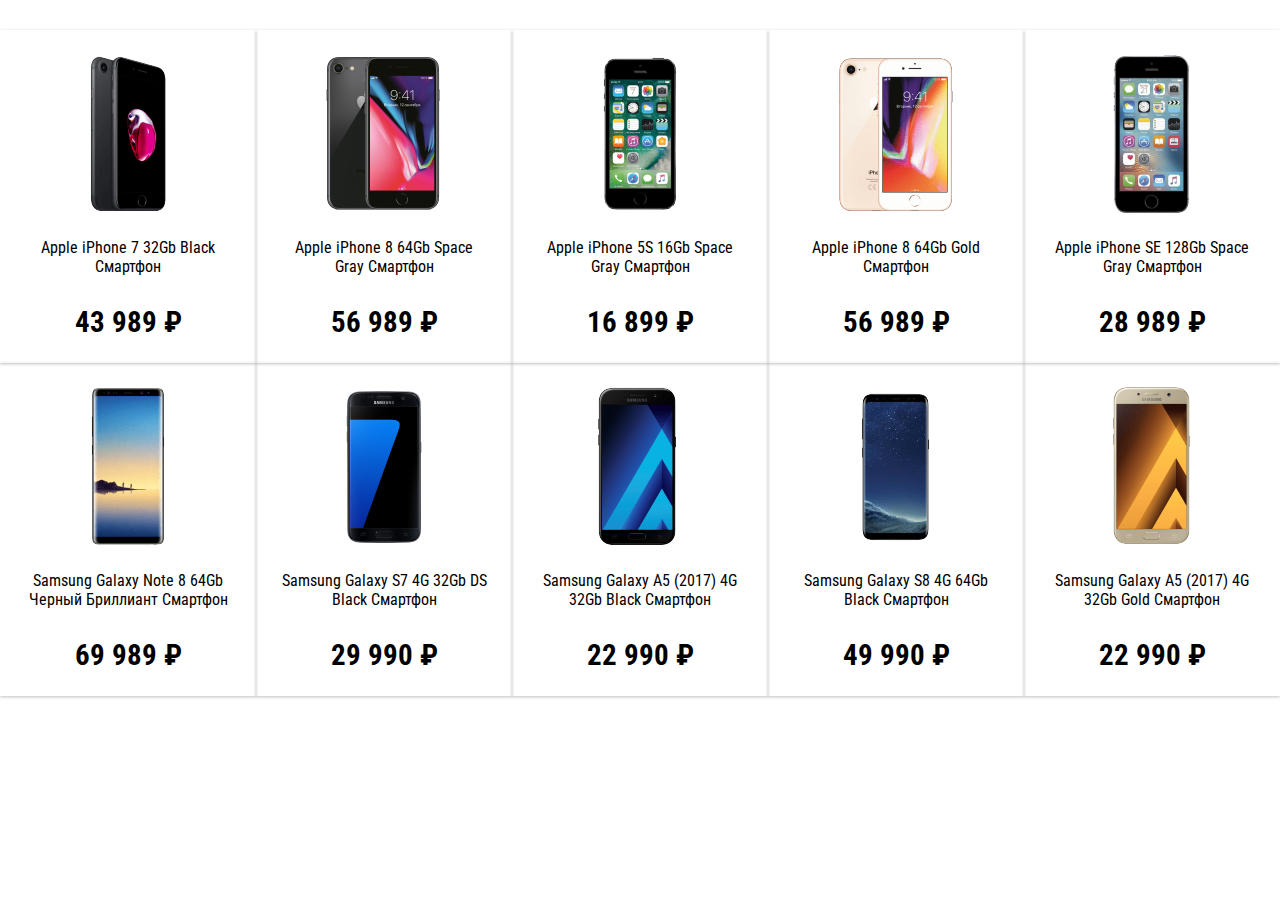
<file: adaptive-layout/product-list/index.html>
<!DOCTYPE html>
<html lang="ru">
<head>
    <meta charset="UTF-8">
    <meta name="viewport" content="width=device-width, initial-scale=1.0">
    <meta http-equiv="X-UA-Compatible" content="ie=edge">
    <title>MQ–3.1. Задача 3 — Список товаров в интернет-магазине</title>
    <link href="https://fonts.googleapis.com/css?family=Roboto+Condensed:400,700" rel="stylesheet">
    <link rel="stylesheet" href="./css/list-common.css">
    <link rel="stylesheet" href="./css/list.css">
    <link rel="shortcut icon" href="../../favicon.ico" type="image/x-icon">
</head>
<body>
  <div class="products">
    <article class="product">
      <div class="product__imgbox">
        <img src="img/prod1.png" class="product__preview" alt="Apple iPhone 7">
      </div>
      <div class="product__body">
        <h3 class="product__name">Apple iPhone 7 32Gb Black Смартфон</h3>
        <span class="product__price">43 989 ₽</span>
      </div>
    </article>
    <article class="product">
      <div class="product__imgbox">
        <img src="img/prod2.png" class="product__preview" alt="Apple iPhone 8">
      </div>
      <div class="product__body">
        <h3 class="product__name">Apple iPhone 8 64Gb Space Gray Смартфон</h3>
        <span class="product__price">56 989 ₽</span>
      </div>
    </article>
    <article class="product">
      <div class="product__imgbox">
        <img src="img/prod3.png" class="product__preview" alt="Apple iPhone 5S">
      </div>
      <div class="product__body">
        <h3 class="product__name">Apple iPhone 5S 16Gb Space Gray Смартфон</h3>
        <span class="product__price">16 899 ₽</span>
      </div>
    </article>
    <article class="product">
      <div class="product__imgbox">
        <img src="img/prod4.png" class="product__preview" alt="Apple iPhone 8">
      </div>
      <div class="product__body">
        <h3 class="product__name">Apple iPhone 8 64Gb Gold Смартфон</h3>
        <span class="product__price">56 989 ₽</span>
      </div>
    </article>  
    <article class="product">
      <div class="product__imgbox">
        <img src="img/prod5.png" class="product__preview" alt="Apple iPhone SE">
      </div>
      <div class="product__body">
        <h3 class="product__name">Apple iPhone SE 128Gb Space Gray Смартфон</h3>
        <span class="product__price">28 989 ₽</span>
      </div>
    </article>
    <article class="product">
      <div class="product__imgbox">
        <img src="img/prod6.png" class="product__preview" alt="Samsung Galaxy Note 8">
      </div>
      <div class="product__body">
        <h3 class="product__name">Samsung Galaxy Note 8 64Gb Черный Бриллиант Смартфон</h3>
        <span class="product__price">69 989 ₽</span>
      </div>
    </article>
    <article class="product">
      <div class="product__imgbox">
        <img src="img/prod7.png" class="product__preview" alt="Samsung Galaxy S7">
      </div>
      <div class="product__body">
        <h3 class="product__name">Samsung Galaxy S7 4G 32Gb DS Black Смартфон</h3>
        <span class="product__price">29 990 ₽</span>
      </div>
    </article>
    <article class="product">
      <div class="product__imgbox">
        <img src="img/prod8.png" class="product__preview" alt="Samsung Galaxy A5">
      </div>
      <div class="product__body">
        <h3 class="product__name">Samsung Galaxy A5 (2017) 4G 32Gb Black Смартфон</h3>
        <span class="product__price">22 990 ₽</span>
      </div>
    </article>
    <article class="product">
      <div class="product__imgbox">
        <img src="img/prod9.png" class="product__preview" alt="Samsung Galaxy S8">
      </div>
      <div class="product__body">
        <h3 class="product__name">Samsung Galaxy S8 4G 64Gb Black Смартфон</h3>
        <span class="product__price">49 990 ₽</span>
      </div>
    </article>
    <article class="product">
      <div class="product__imgbox">
        <img src="img/prod10.png" class="product__preview" alt="Samsung Galaxy A5">
      </div>
      <div class="product__body">
        <h3 class="product__name">Samsung Galaxy A5 (2017) 4G 32Gb Gold Смартфон</h3>
        <span class="product__price">22 990 ₽</span>
      </div>
    </article>  
  </div>
</body>
</html>
</file>
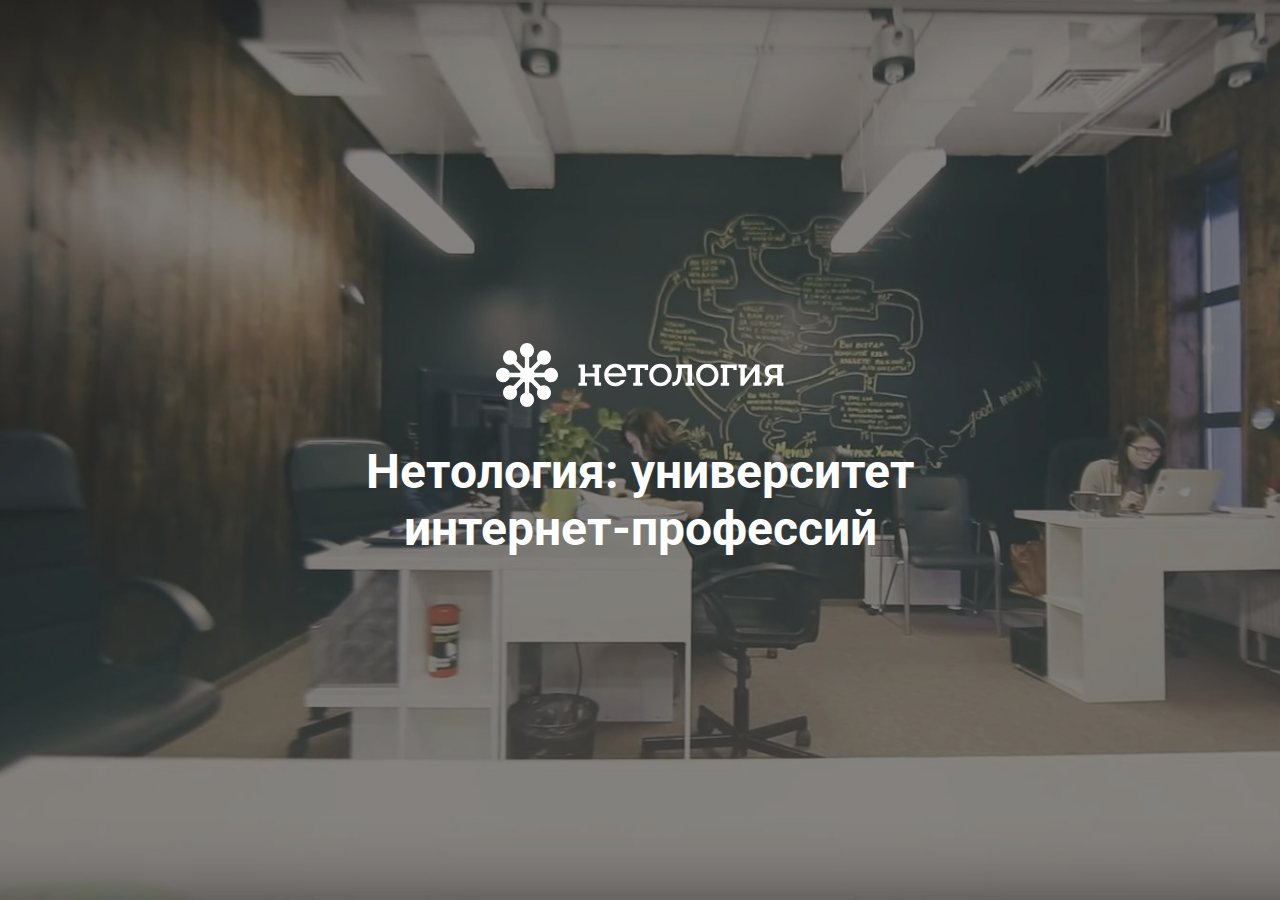
<file: adaptive-layout/welcome-block/index.html>
<!DOCTYPE html>
<html lang="ru">
<head>
  <meta charset="UTF-8">
  <meta name="viewport" content="width=device-width, initial-scale=1.0">
  <meta http-equiv="X-UA-Compatible" content="ie=edge">
  <title>MQ–3.1. Задача 2 — Блок с приветствием для Нетологии</title>
  <link rel="stylesheet" href="https://fonts.googleapis.com/css?family=Roboto:400,700">
  <link rel="stylesheet" href="./css/welcome.css">
  <link rel="stylesheet" href="./css/welcome-common.css">
  <link rel="shortcut icon" href="../../favicon.ico" type="image/x-icon">
</head>
<body>
  <header class="header">
    <div class="header__container">
      <img src="img/logo.svg" class="logo" alt="Логотип компании Нетология">    
      <h1 class="header__slogan">Нетология: университет интернет-профессий</h1>
    </div>
  </header>
</body>
</html>
</file>
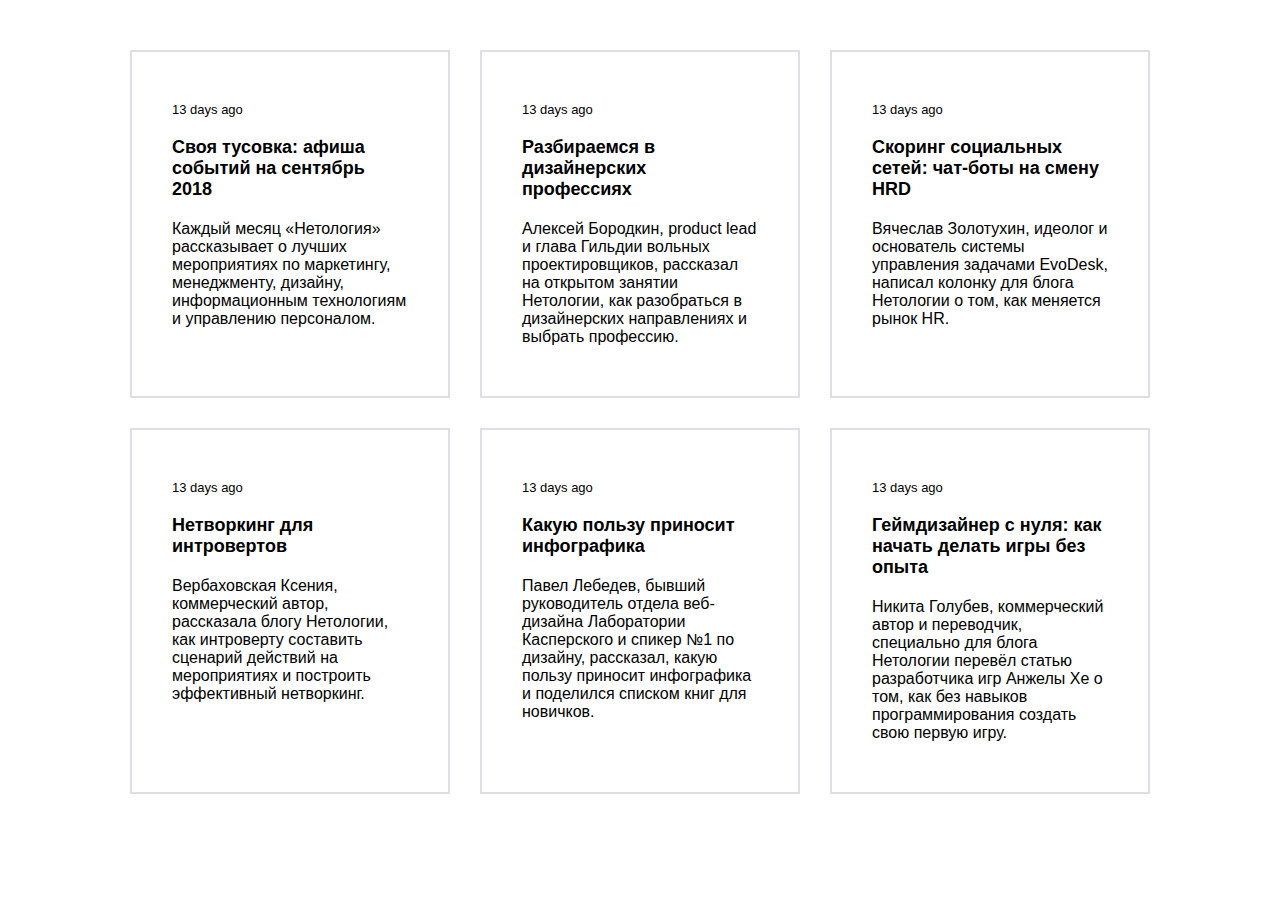
<file: block-elements-positioning/netology-blog/index.html>
<!DOCTYPE html>
<html lang="ru">
<head>
  <meta charset="UTF-8">
  <meta name="viewport" content="width=device-width, initial-scale=1.0">
  <meta http-equiv="X-UA-Compatible" content="ie=edge">
  <link rel="stylesheet" href="css/common-styles.css">
  <link rel="stylesheet" href="css/styles.css">
  <title>Блог</title>
</head>

<body>
  <div class="news">
    <article class="card">
    <header class="card-header">
    <time class="card-date" datetime="2018-08-27">13 days ago</time>
    <h3 class="card-name">Своя тусовка: афиша событий на сентябрь 2018</h3>
    </header>
    <div class="card-content">
      <p>Каждый месяц «Нетология» рассказывает о лучших мероприятиях по маркетингу, менеджменту, дизайну, информационным
        технологиям и управлению персоналом.</p>
    </div>
    </article>

    <article class="card">
    <header class="card-header">
    <time class="card-date" datetime="2018-08-27">13 days ago</time>
    <h3 class="card-name">Разбираемся в дизайнерских профессиях</h3>
    </header>
    <div class="card-content">
      <p>Алексей Бородкин, product lead и глава Гильдии вольных проектировщиков, рассказал на открытом занятии Нетологии,
        как разобраться в дизайнерских направлениях и выбрать профессию.</p>
    </div>
    </article>

    <article class="card">
    <header class="card-header">
    <time class="card-date" datetime="2018-08-27">13 days ago</time>
    <h3 class="card-name">Скоринг социальных сетей: чат-боты на смену HRD</h3>
    </header>
    <div class="card-content">
      <p>Вячеслав Золотухин, идеолог и основатель системы управления задачами EvoDesk, написал колонку для блога Нетологии
        о том, как меняется рынок HR.</p>
    </div>
    </article>

    <article class="card">
    <header class="card-header">
    <time class="card-date" datetime="2018-08-27">13 days ago</time>
    <h3 class="card-name">Нетворкинг для интровертов</h3>
    </header>
    <div class="card-content">
      <p>Вербаховская Ксения, коммерческий автор, рассказала блогу Нетологии, как интроверту составить сценарий действий
        на мероприятиях и построить эффективный нетворкинг.</p>
    </div>
    </article>

    <article class="card">
    <header class="card-header">
    <time class="card-date" datetime="2018-08-27">13 days ago</time>
    <h3 class="card-name">Какую пользу приносит инфографика</h3>
    </header>
    <div class="card-content">
      <p>Павел Лебедев, бывший руководитель отдела веб-дизайна Лаборатории Касперского и спикер №1 по дизайну, рассказал,
        какую пользу приносит инфографика и поделился списком книг для новичков.</p>
    </div>
    </article>
    <article class="card">
    <header class="card-header">
    <time class="card-date" datetime="2018-08-27">13 days ago</time>
    <h3 class="card-name">Геймдизайнер с нуля: как начать делать игры без опыта</h3>
    </header>
    <div class="card-content">
      <p>Никита Голубев, коммерческий автор и переводчик, специально для блога Нетологии перевёл статью разработчика игр
        Анжелы Хе о том, как без навыков программирования создать свою первую игру.</p>
    </div>
    </article>
  </div>
</body>
</html>
</file>
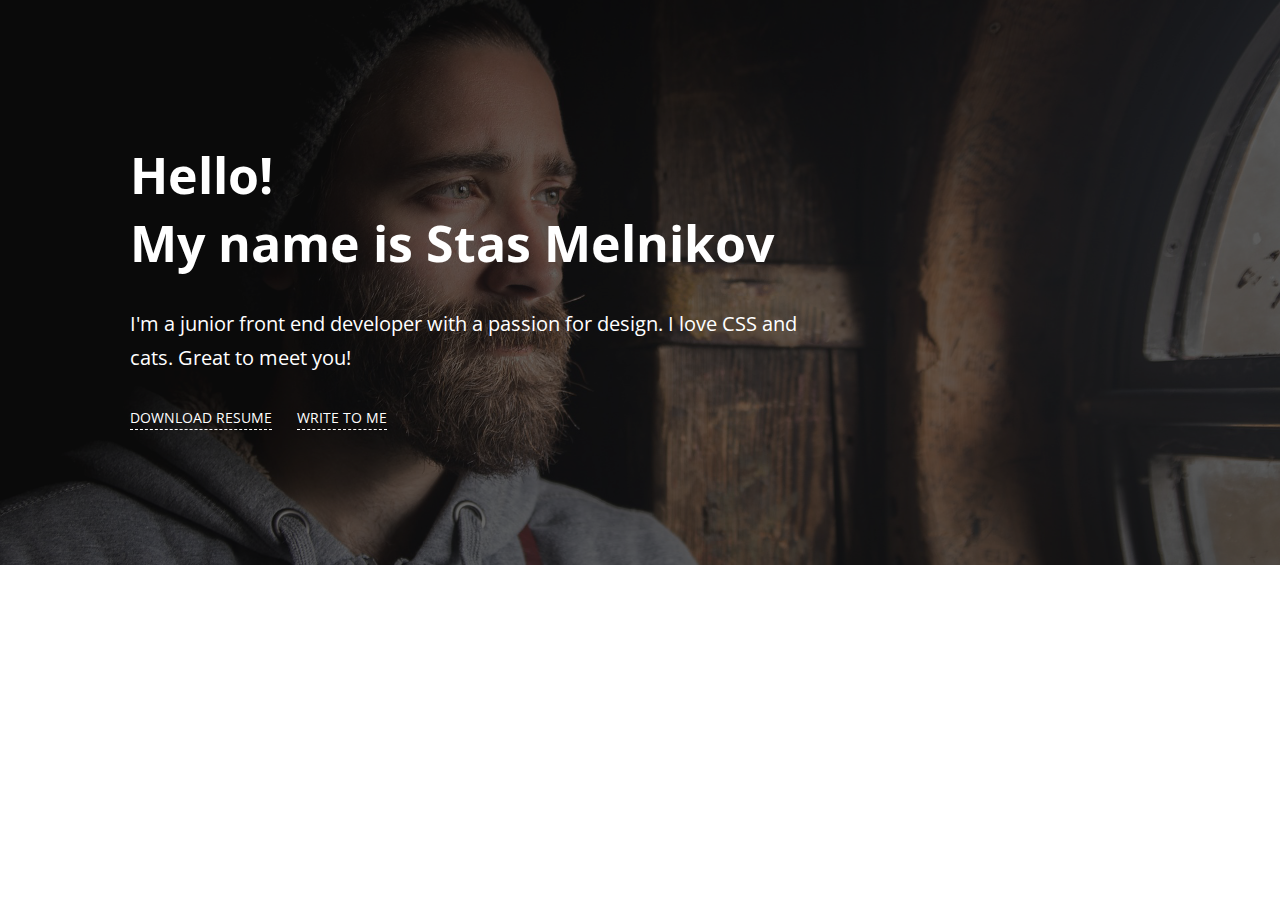
<file: breakpoints/coming-soon/index.html>
<!DOCTYPE html>
<html lang="ru">
<head>
  <meta charset="UTF-8">
  <meta http-equiv="X-UA-Compatible" content="ie=edge">
  <title>MQ 3.3. Задача 1 — Заглушка для сайта фронтенд-разработчика</title>
  <link rel="stylesheet" href="https://fonts.googleapis.com/css?family=Open+Sans:400,700">
  <link rel="stylesheet" href="./css/page-common.css">
  <link rel="stylesheet" href="./css/page.css">
  <link rel="shortcut icon" href="../../favicon.ico" type="image/x-icon">
</head>
<body>
  <div class="welcome">
    <div class="container">
      <div class="welcome__info">
        <div class="welcome__main">
          <span class="welcome__label">Hello!<br>My name is Stas Melnikov</span>
          <p>
            I'm a junior front end developer with a passion for design. I love CSS and cats. Great to meet you!     
          </p>
        </div>
        <div class="welcome__footer">
          <a href="#0" class="welcome__link">Download resume</a>
          <a href="#0" class="welcome__link">Write to me</a>
        </div>
      </div>
    </div>
  </div>
</body>
</html>
</file>
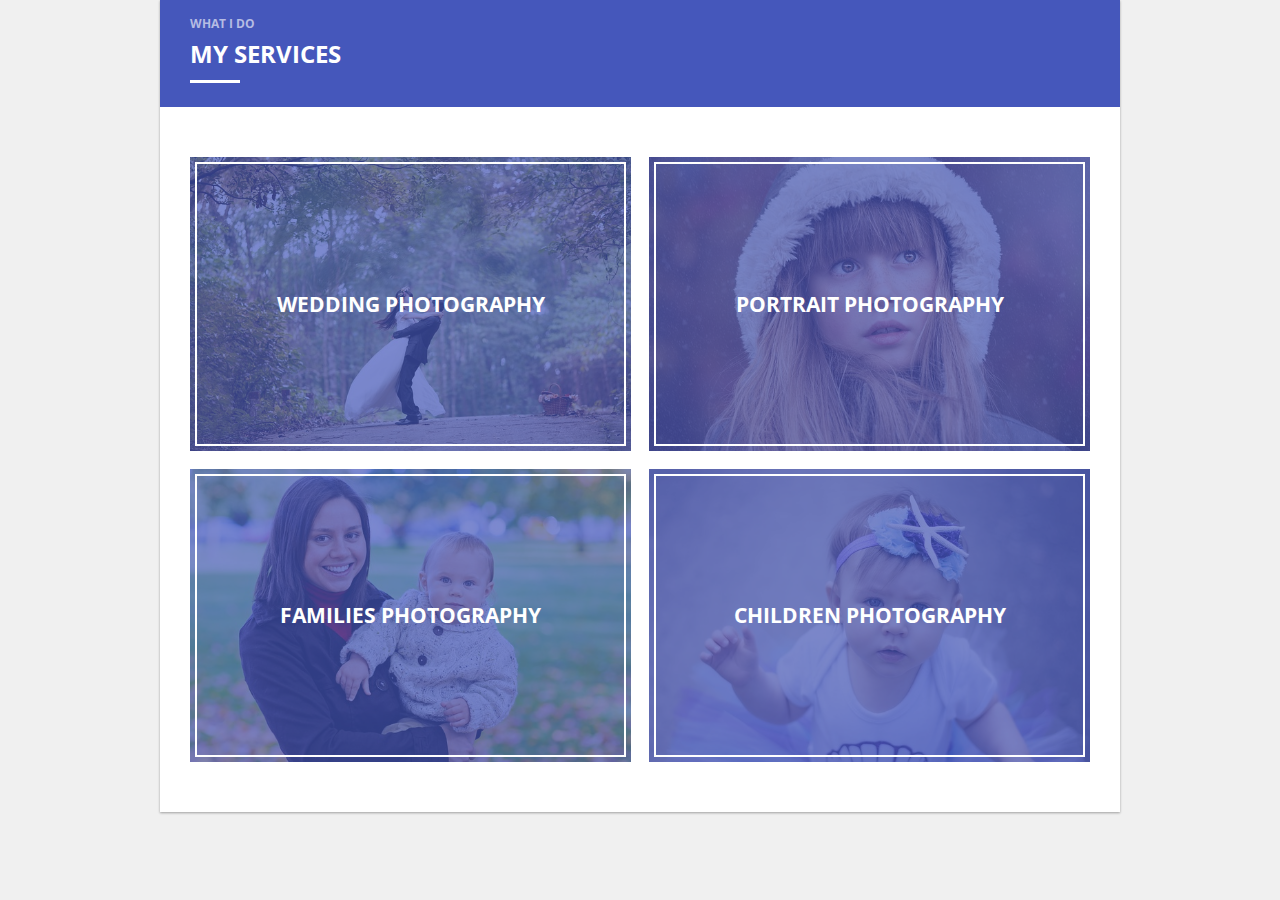
<file: breakpoints/services-retina/index.html>
<!DOCTYPE html>
<html lang="ru">
<head>
  <meta charset="UTF-8">
  <meta name="viewport" content="width=device-width, initial-scale=1.0">
  <meta http-equiv="X-UA-Compatible" content="ie=edge">
  <title>MQ 3.3. Задача 2 — Верстка блока «Услуги» для устройств с повышенной плотностью пикселей</title>
  <link rel="stylesheet" href="https://fonts.googleapis.com/css?family=Open+Sans:400,700">
  <link rel="stylesheet" href="./css/services-common.css">
  <link rel="shortcut icon" href="../../favicon.ico" type="image/x-icon">
</head>
<body>
  <div class="container">
    <section class="section">
      <header class="section__header">
        <span class="section__description">What I do</span>
        <h2 class="title section__title">My Services</h2>
      </header>
      <div class="section__body">
        <article class="post">
          <div class="post__previewbox">
            <img src="./img/wedding.jpg" class="post__preview" alt="Preview for Wedding Photography">
          </div>
          <div class="post__content">
            <h3 class="title post__name">Wedding Photography</h3>
          </div>
        </article>
        <article class="post">
          <div class="post__previewbox">
            <img src="./img/portrait.jpg" class="post__preview" alt="Preview for Portrait Photography">
          </div>
          <div class="post__content">
            <h3 class="title post__name">Portrait Photography</h3>
          </div>
        </article>
        <article class="post">
          <div class="post__previewbox">
            <img src="./img/family.jpg" class="post__preview" alt="Preview for Love Story">
          </div>
          <div class="post__content">
            <h3 class="title post__name">Families Photography</h3>
          </div>
        </article>
        <article class="post">
          <div class="post__previewbox">
            <img src="./img/children.jpg" class="post__preview" alt="Preview for Children">
          </div>
          <div class="post__content">
            <h3 class="title post__name">Children Photography</h3>
          </div>
        </article>
      </div>
    </section>  
  </div>
</body>
</html>
</file>
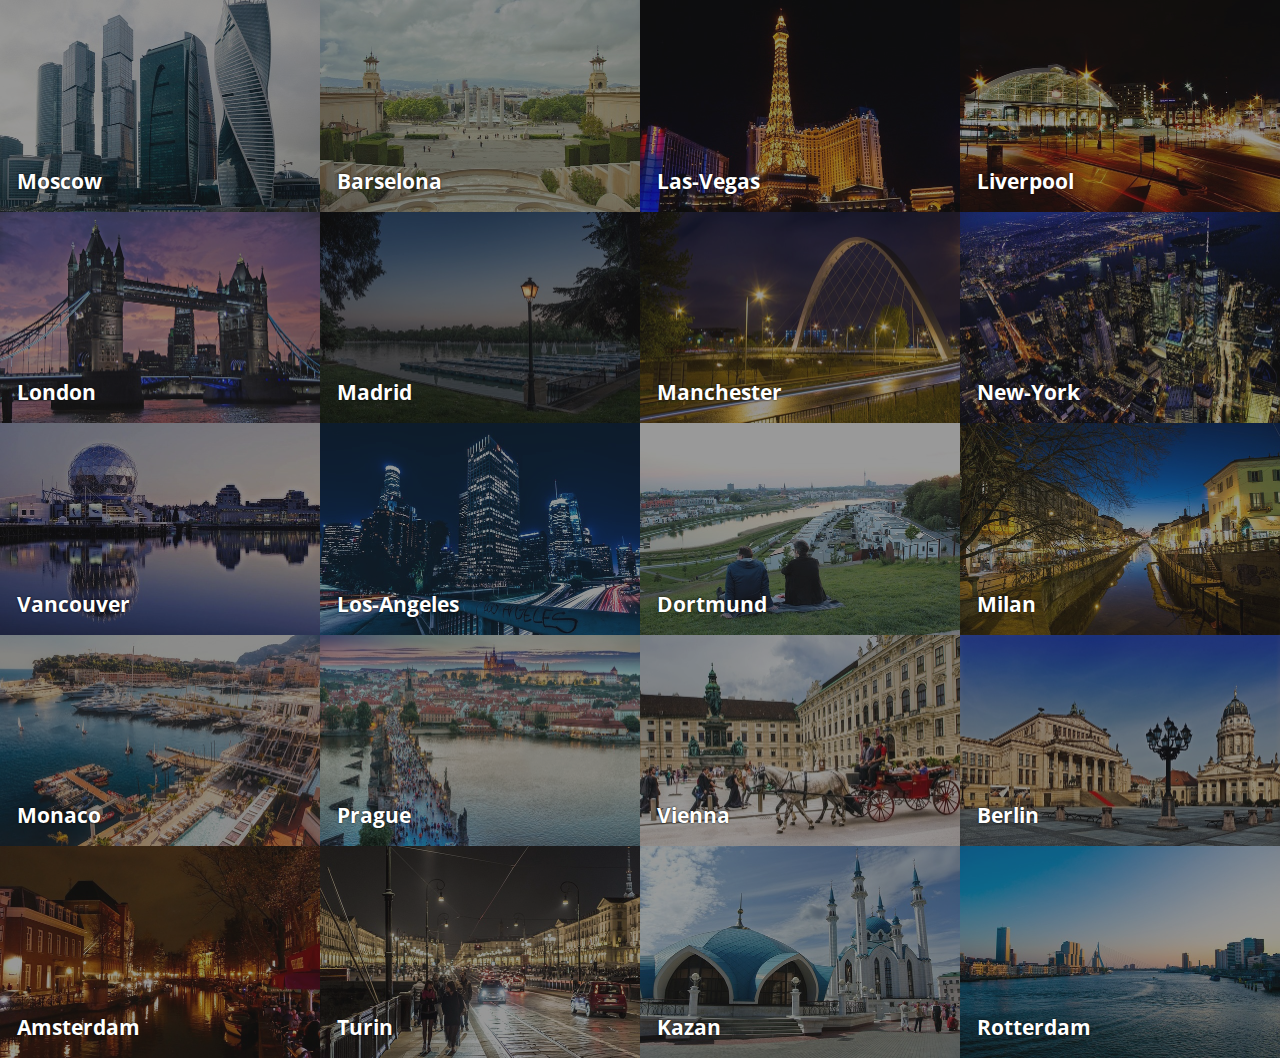
<file: breakpoints/travel-agency/index.html>
<!DOCTYPE html>
<html lang="ru">
<head>
    <meta charset="UTF-8">
    <meta name="viewport" content="width=device-width, initial-scale=1.0">
    <meta http-equiv="X-UA-Compatible" content="ie=edge">
    <title>MQ 3.3. Задача 3 — Туристическое агентство</title>
  	<link rel="stylesheet" href="https://fonts.googleapis.com/css?family=Open+Sans:400,700">
    <link rel="stylesheet" href="./css/page-common.css">
	<link rel="stylesheet" href="./css/page.css">
	<link rel="shortcut icon" href="../../favicon.ico" type="image/x-icon">
</head>
<body>
	<div class="container">
		<article class="card">
			<div class="card__preview">
				<img src="./img/moscow.jpg" class="card__img" alt="">
			</div>
			<div class="card__body">
				<h3 class="card__name">Moscow</h3>
			</div>
		</article>
		<article class="card">
			<div class="card__preview">
				<img src="./img/barselona.jpg" class="card__img" alt="">
			</div>
			<div class="card__body">
				<h3 class="card__name">Barselona</h3>
			</div>
		</article>
		<article class="card">
			<div class="card__preview">
				<img src="./img/las-vegas.jpg" class="card__img" alt="">
			</div>
			<div class="card__body">
				<h3 class="card__name">Las-Vegas</h3>
			</div>
		</article>
		<article class="card">
			<div class="card__preview">
				<img src="./img/liverpool.jpg" class="card__img" alt="">
			</div>
			<div class="card__body">
				<h3 class="card__name">Liverpool</h3>
			</div>
		</article>
		<article class="card">
			<div class="card__preview">
				<img src="./img/london.jpg" class="card__img" alt="">
			</div>
			<div class="card__body">
				<h3 class="card__name">London</h3>
			</div>
		</article>
		<article class="card">
			<div class="card__preview">
				<img src="./img/madrid.jpg" class="card__img" alt="">
			</div>
			<div class="card__body">
				<h3 class="card__name">Madrid</h3>
			</div>
		</article>
		<article class="card">
			<div class="card__preview">
				<img src="./img/manchester.jpg" class="card__img" alt="">
			</div>
			<div class="card__body">
				<h3 class="card__name">Manchester</h3>
			</div>
		</article>
		<article class="card">
			<div class="card__preview">
				<img src="./img/new-york.jpg" class="card__img" alt="">
			</div>
			<div class="card__body">
				<h3 class="card__name">New-York</h3>
			</div>
		</article>
		<article class="card">
			<div class="card__preview">
				<img src="./img/vancouver.jpg" class="card__img" alt="">
			</div>
			<div class="card__body">
				<h3 class="card__name">Vancouver</h3>
			</div>
		</article>
		<article class="card">
			<div class="card__preview">
				<img src="./img/los-angeles.jpg" class="card__img" alt="">
			</div>
			<div class="card__body">
				<h3 class="card__name">Los-Angeles</h3>
			</div>
		</article>
		<article class="card">
			<div class="card__preview">
				<img src="./img/dortmund.jpg" class="card__img" alt="">
			</div>
			<div class="card__body">
				<h3 class="card__name">Dortmund</h3>
			</div>
		</article>
		<article class="card">
			<div class="card__preview">
				<img src="./img/milan.jpg" class="card__img" alt="">
			</div>
			<div class="card__body">
				<h3 class="card__name">Milan</h3>
			</div>
		</article>
		<article class="card">
			<div class="card__preview">
				<img src="./img/monaco.jpg" class="card__img" alt="">
			</div>
			<div class="card__body">
				<h3 class="card__name">Monaco</h3>
			</div>
		</article>
		<article class="card">
			<div class="card__preview">
				<img src="./img/prague.jpg" class="card__img" alt="">
			</div>
			<div class="card__body">
				<h3 class="card__name">Prague</h3>
			</div>
		</article>
		<article class="card">
			<div class="card__preview">
				<img src="./img/vienna.jpg" class="card__img" alt="">
			</div>
			<div class="card__body">
				<h3 class="card__name">Vienna</h3>
			</div>
		</article>
		<article class="card">
			<div class="card__preview">
				<img src="./img/berlin.jpg" class="card__img" alt="">
			</div>
			<div class="card__body">
				<h3 class="card__name">Berlin</h3>
			</div>
		</article>
		<article class="card">
			<div class="card__preview">
				<img src="./img/amsterdam.jpg" class="card__img" alt="">
			</div>
			<div class="card__body">
				<h3 class="card__name">Amsterdam</h3>
			</div>
		</article>
		<article class="card">
			<div class="card__preview">
				<img src="./img/turin.jpg" class="card__img" alt="">
			</div>
			<div class="card__body">
				<h3 class="card__name">Turin</h3>
			</div>
		</article>
		<article class="card">
			<div class="card__preview">
				<img src="./img/kazan.jpg" class="card__img" alt="">
			</div>
			<div class="card__body">
				<h3 class="card__name">Kazan</h3>
			</div>
		</article>
		<article class="card">
			<div class="card__preview">
				<img src="./img/rotterdam.jpg" class="card__img" alt="">
			</div>
			<div class="card__body">
				<h3 class="card__name">Rotterdam</h3>
			</div>
		</article>	
	</div>
</body>
</html>
</file>
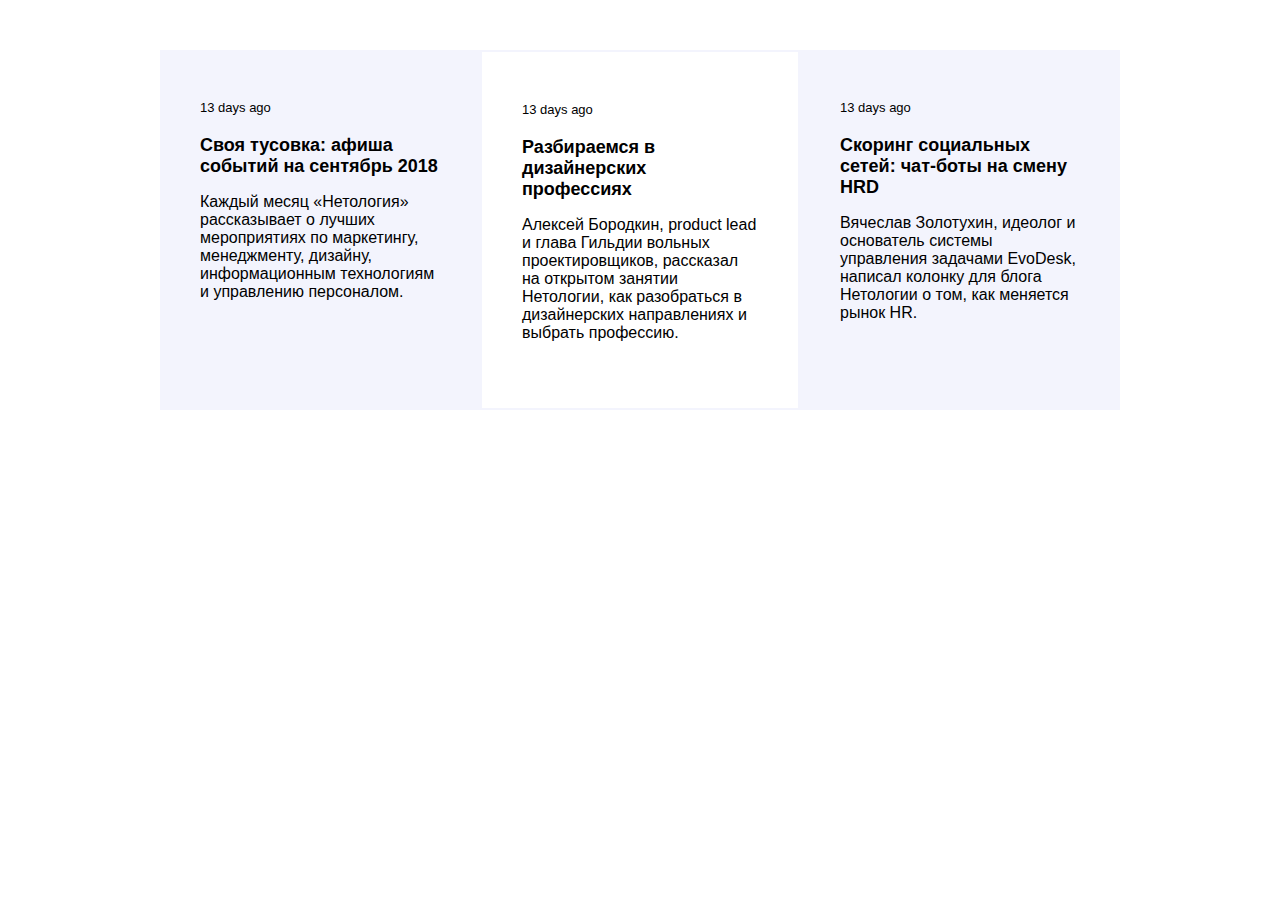
<file: content-structure-tags/latest-news/index.html>
<!DOCTYPE html>
<html lang="ru">
<head>
  <meta charset="UTF-8">
  <meta name="viewport" content="width=device-width, initial-scale=1.0">
  <meta http-equiv="X-UA-Compatible" content="ie=edge">
  <link rel="stylesheet" href="./css/styles.css">
  <title>Задание №2 Последние новости</title>
</head>

<body>
  <div class="news">
	<article class="card">
		<div class="card-header">
			<time class="card-date" datetime="2018-08-27">13 days ago</time>
			<h3 class="card-name">Своя тусовка: афиша событий на сентябрь 2018</h3>
		</div>
		<div class="card-content">
			<p>Каждый месяц «Нетология» рассказывает о лучших мероприятиях по маркетингу, менеджменту, дизайну, информационным технологиям и управлению персоналом.</p>
		</div>
	</article>
	<article class="card">
		<div class="card-header">
			<time class="card-date" datetime="2018-08-27">13 days ago</time>
			<h3 class="card-name">Разбираемся в дизайнерских профессиях</h3>
		</div>
		<div class="card-content">
			<p>Алексей Бородкин, product lead и глава Гильдии вольных проектировщиков, рассказал на открытом занятии Нетологии, как разобраться в дизайнерских направлениях и выбрать профессию.</p>
		</div>
	</article>
	<article class="card">
		<div class="card-header">
			<time class="card-date" datetime="2018-08-27">13 days ago</time>
			<h3 class="card-name">Скоринг социальных сетей: чат-боты на смену HRD</h3>
		</div>
		<div class="card-content">
			<p>Вячеслав Золотухин, идеолог и основатель системы управления задачами EvoDesk, написал колонку для блога Нетологии о том, как меняется рынок HR.</p>
		</div>
	</article>	
  </div>
</body>
</html>
</file>
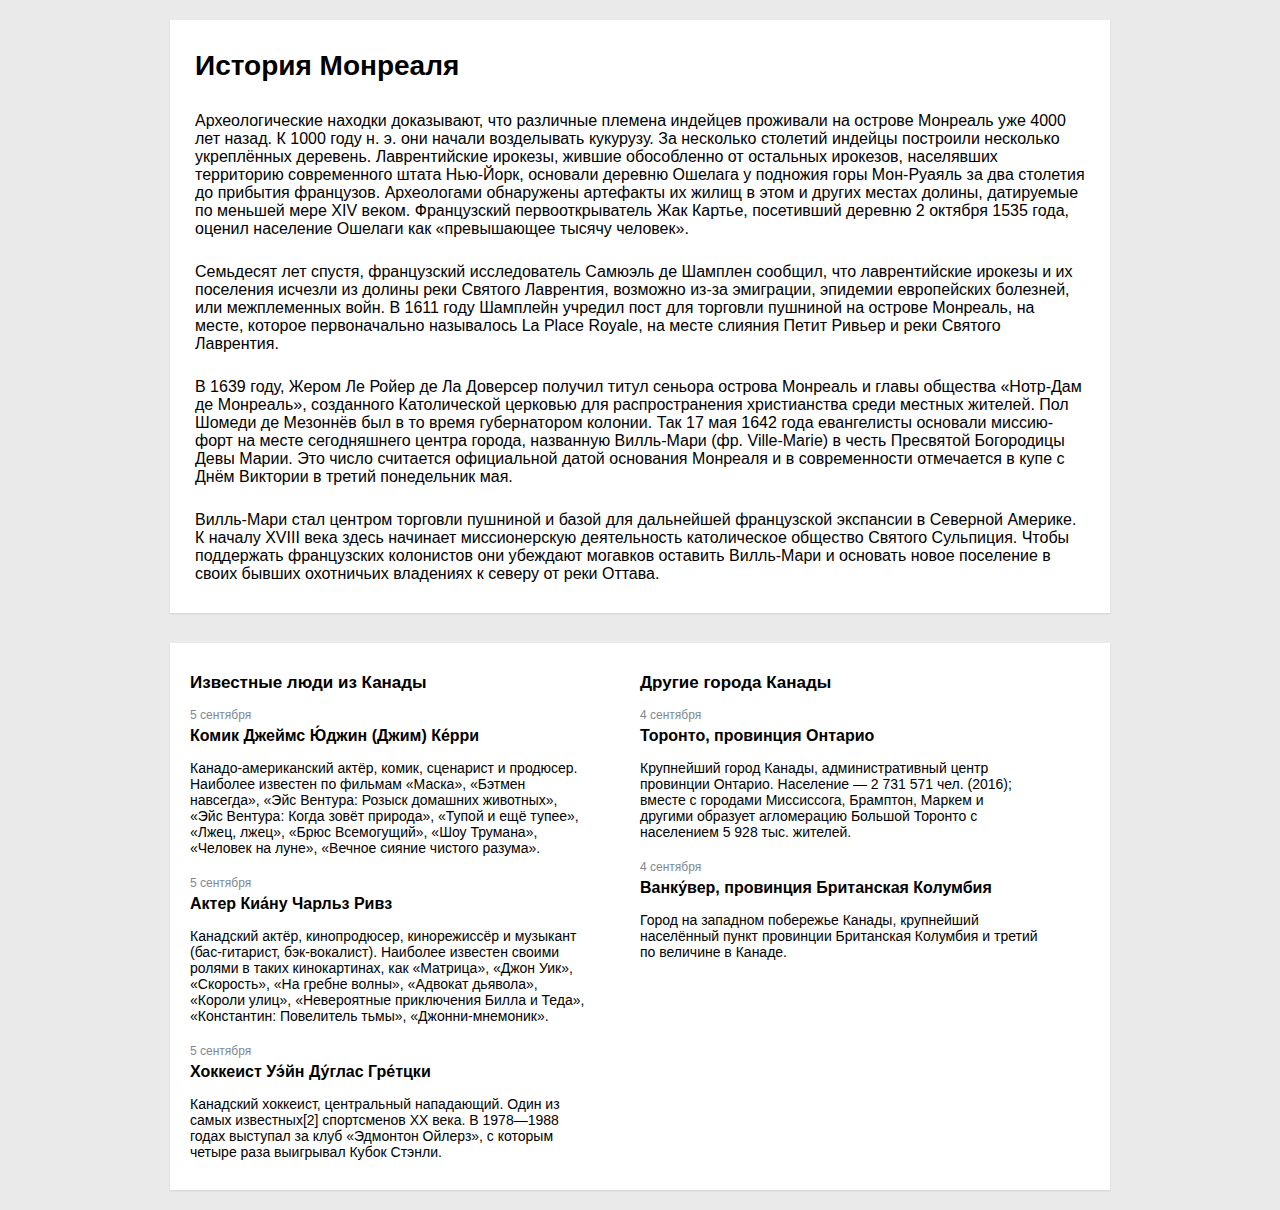
<file: content-structure-tags/markup/index.html>
<!DOCTYPE html>
<html lang="ru">
<head>
  <meta charset="UTF-8">
  <meta name="viewport" content="width=device-width, initial-scale=1.0">
  <meta http-equiv="X-UA-Compatible" content="ie=edge">
  <link rel="stylesheet" href="./css/styles.css">
  <title>Задание №1 Разметка блока</title>
</head>

<body>
<div class="page">
	<main class="content">
		<h1 class="content-title">История Монреаля</h1>
		<p>
			Археологические находки доказывают, что различные племена индейцев проживали на острове Монреаль уже 4000 лет назад. К 1000 году н. э. они начали возделывать кукурузу. За несколько столетий индейцы построили несколько укреплённых деревень. Лаврентийские ирокезы, жившие обособленно от остальных ирокезов, населявших территорию современного штата Нью-Йорк, основали деревню Ошелага у подножия горы Мон-Руаяль за два столетия до прибытия французов. Археологами обнаружены артефакты их жилищ в этом и других местах долины, датируемые по меньшей мере XIV веком. Французский первооткрыватель Жак Картье, посетивший деревню 2 октября 1535 года, оценил население Ошелаги как «превышающее тысячу человек».
		</p>
		<p>
			Семьдесят лет спустя, французский исследователь Самюэль де Шамплен сообщил, что лаврентийские ирокезы и их поселения исчезли из долины реки Святого Лаврентия, возможно из-за эмиграции, эпидемии европейских болезней, или межплеменных войн. В 1611 году Шамплейн учредил пост для торговли пушниной на острове Монреаль, на месте, которое первоначально называлось La Place Royale, на месте слияния Петит Ривьер и реки Святого Лаврентия. 
		</p>
		<p>
			В 1639 году, Жером Ле Ройер де Ла Доверсер получил титул сеньора острова Монреаль и главы общества «Нотр-Дам де Монреаль», созданного Католической церковью для распространения христианства среди местных жителей. Пол Шомеди де Мезоннёв был в то время губернатором колонии. Так 17 мая 1642 года евангелисты основали миссию-форт на месте сегодняшнего центра города, названную Вилль-Мари (фр. Ville-Marie) в честь Пресвятой Богородицы Девы Марии. Это число считается официальной датой основания Монреаля и в современности отмечается в купе с Днём Виктории в третий понедельник мая.		
		</p>
		<p>
			Вилль-Мари стал центром торговли пушниной и базой для дальнейшей французской экспансии в Северной Америке. К началу XVIII века здесь начинает миссионерскую деятельность католическое общество Святого Сульпиция. Чтобы поддержать французских колонистов они убеждают могавков оставить Вилль-Мари и основать новое поселение в своих бывших охотничьих владениях к северу от реки Оттава.
		</p>		
	</main>
	<aside class="last-news">
		<section class="last-news-section">
			<h2 class="last-news-title">Известные люди из Канады</h2>
			<div class="last-posts">
				<article class="last-post">
					<div class="last-post-header">
						<time class="last-post-date" datetime="2018-09-05">5 сентября</time>
						<h3 class="last-post-title">
							<a href="#0" class="last-post-link">Комик Джеймс Ю́джин (Джим) Ке́рри</a>
						</h3>
					</div>
					<div class="last-post-content">
						<p>Канадо-американский актёр, комик, сценарист и продюсер. Наиболее известен по фильмам «Маска», «Бэтмен навсегда», «Эйс Вентура: Розыск домашних животных», «Эйс Вентура: Когда зовёт природа», «Тупой и ещё тупее», «Лжец, лжец», «Брюс Всемогущий», «Шоу Трумана», «Человек на луне», «Вечное сияние чистого разума». </p>
					</div>
				</article>
				<article class="last-post">
					<div class="last-post-header">
						<time class="last-post-date" datetime="2018-09-05">5 сентября</time>
						<h3 class="last-post-title">
							<a href="#0" class="last-post-link">Актер Киа́ну Чарльз Ривз</a>
						</h3>
					</div>
					<div class="last-post-content">
						<p>Канадский актёр, кинопродюсер, кинорежиссёр и музыкант (бас-гитарист, бэк-вокалист). Наиболее известен своими ролями в таких кинокартинах, как «Матрица», «Джон Уик», «Скорость», «На гребне волны», «Адвокат дьявола», «Короли улиц», «Невероятные приключения Билла и Теда», «Константин: Повелитель тьмы», «Джонни-мнемоник».</p>
					</div>					
				</article>				
				<article class="last-post">
					<div class="last-post-header">
						<time class="last-post-date" datetime="2018-09-05">5 сентября</time>
						<h3 class="last-post-title">
							<a href="#0" class="last-post-link">Хоккеист Уэ́йн Ду́глас Гре́тцки</a>
						</h3>
					</div>
					<div class="last-post-content">
						<p>Канадский хоккеист, центральный нападающий. Один из самых известных[2] спортсменов XX века. В 1978—1988 годах выступал за клуб «Эдмонтон Ойлерз», с которым четыре раза выигрывал Кубок Стэнли. </p>
					</div>
				</article>								
			</div>
		</section>
		<section class="last-news-section">
			<h2 class="last-news-title">Другие города Канады</h2>
			<div class="last-posts">
				<article class="last-post">
					<div class="last-post-header">
						<time class="last-post-date" datetime="2018-09-04">4 сентября</time>
						<h3 class="last-post-title">
							<a href="#0" class="last-post-link">Торонто, провинция Онтарио</a>
						</h3>
					</div>
					<div class="last-post-content">
						<p>Крупнейший город Канады, административный центр провинции Онтарио. Население — 2 731 571 чел. (2016); вместе с городами Миссиссога, Брамптон, Маркем и другими образует агломерацию Большой Торонто с населением 5 928 тыс. жителей.</p>
					</div>
				</article>				
				<article class="last-post">
					<div class="last-post-header">
						<time class="last-post-date" datetime="2018-09-04">4 сентября</time>
						<h3 class="last-post-title">
							<a href="#0" class="last-post-link">Ванку́вер, провинция Британская Колумбия</a>
						</h3>
					</div>
					<div class="last-post-content">
						<p>Город на западном побережье Канады, крупнейший населённый пункт провинции Британская Колумбия и третий по величине в Канаде.</p>
					</div>
				</article>								
			</div>
		</section>
	</aside>
</div>
</body>
</html>
</file>
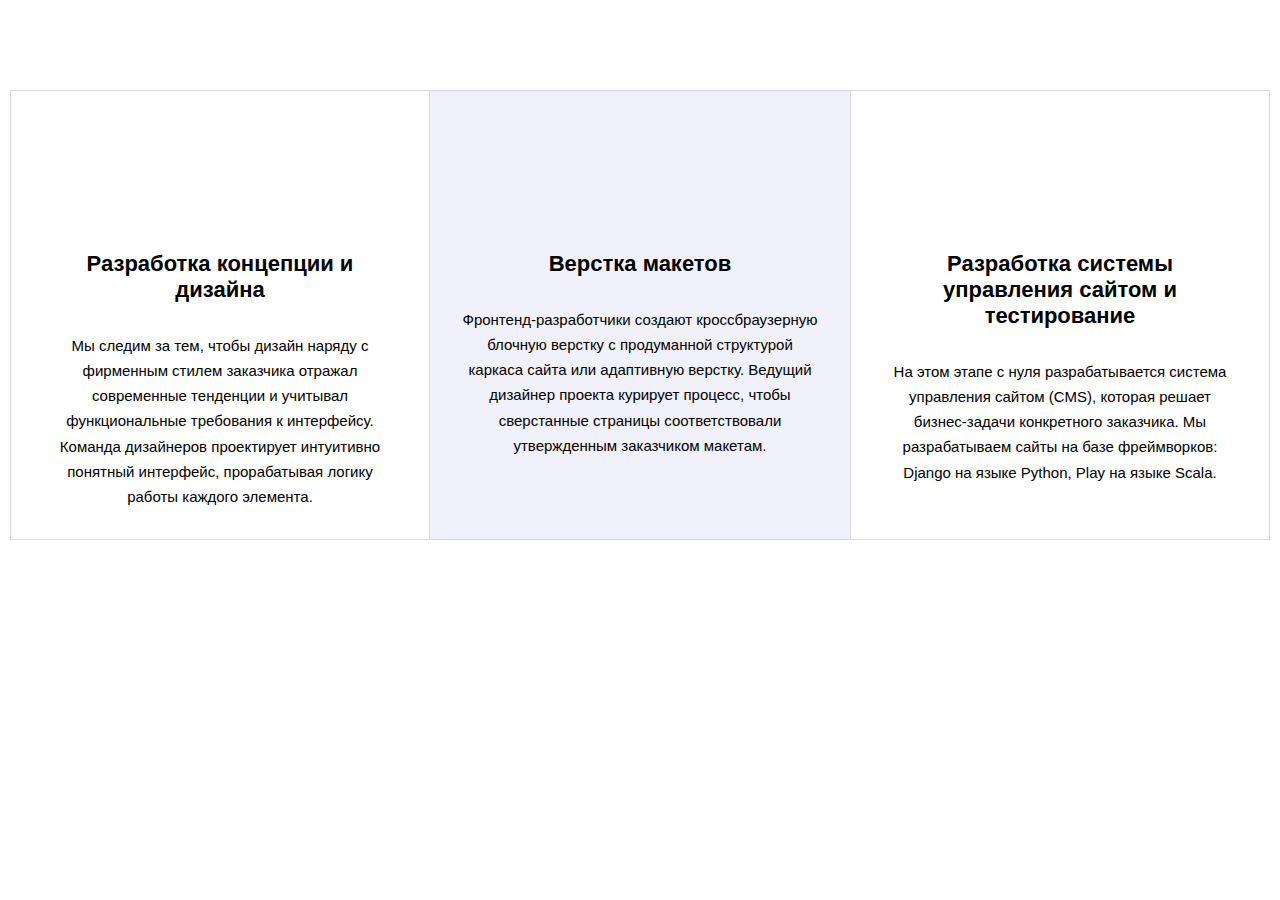
<file: content-structure-tags/web-studio/index.html>
<!DOCTYPE html>
<html lang="ru">
  <head>
    <meta charset="UTF-8">
    <meta name="viewport" content="width=device-width, initial-scale=1.0">
    <meta http-equiv="X-UA-Compatible" content="ie=edge">
    <link rel="stylesheet" href="./css/styles.css">
    <title>Задание №2 Раздел услуг веб-студии</title>
  </head>
  
  <body>
    <div class="services">
	    <div class="card">
	    <h3 class="card-name">Разработка концепции и дизайна</h3>
	    <div class="card-content">
		    <p>Мы следим за тем, чтобы дизайн наряду с фирменным стилем заказчика отражал современные тенденции и учитывал функциональные требования к интерфейсу. Команда дизайнеров проектирует интуитивно понятный интерфейс, прорабатывая логику работы каждого элемента.</p>
	    </div>	
		</div>
	  <div class="card">
	    <h3 class="card-name">Верстка макетов</h3>
	    <div class="card-content">
		    <p>Фронтенд-разработчики создают кроссбраузерную блочную верстку с продуманной структурой каркаса сайта или адаптивную верстку. Ведущий дизайнер проекта курирует процесс, чтобы сверстанные страницы соответствовали утвержденным заказчиком макетам.</p>
	    </div>	
		</div>	
	  <div class="card">
	    <h3 class="card-name">Разработка системы управления сайтом и тестирование</h3>
	    <div class="card-content">
		    <p>На этом этапе с нуля разрабатывается система управления сайтом (CMS), которая решает бизнес-задачи конкретного заказчика. Мы разрабатываем сайты на базе фреймворков: Django на языке Python, Play на языке Scala.</p>
	  </div>	
	</div>
   </div>
 </body>
</html>
</file>
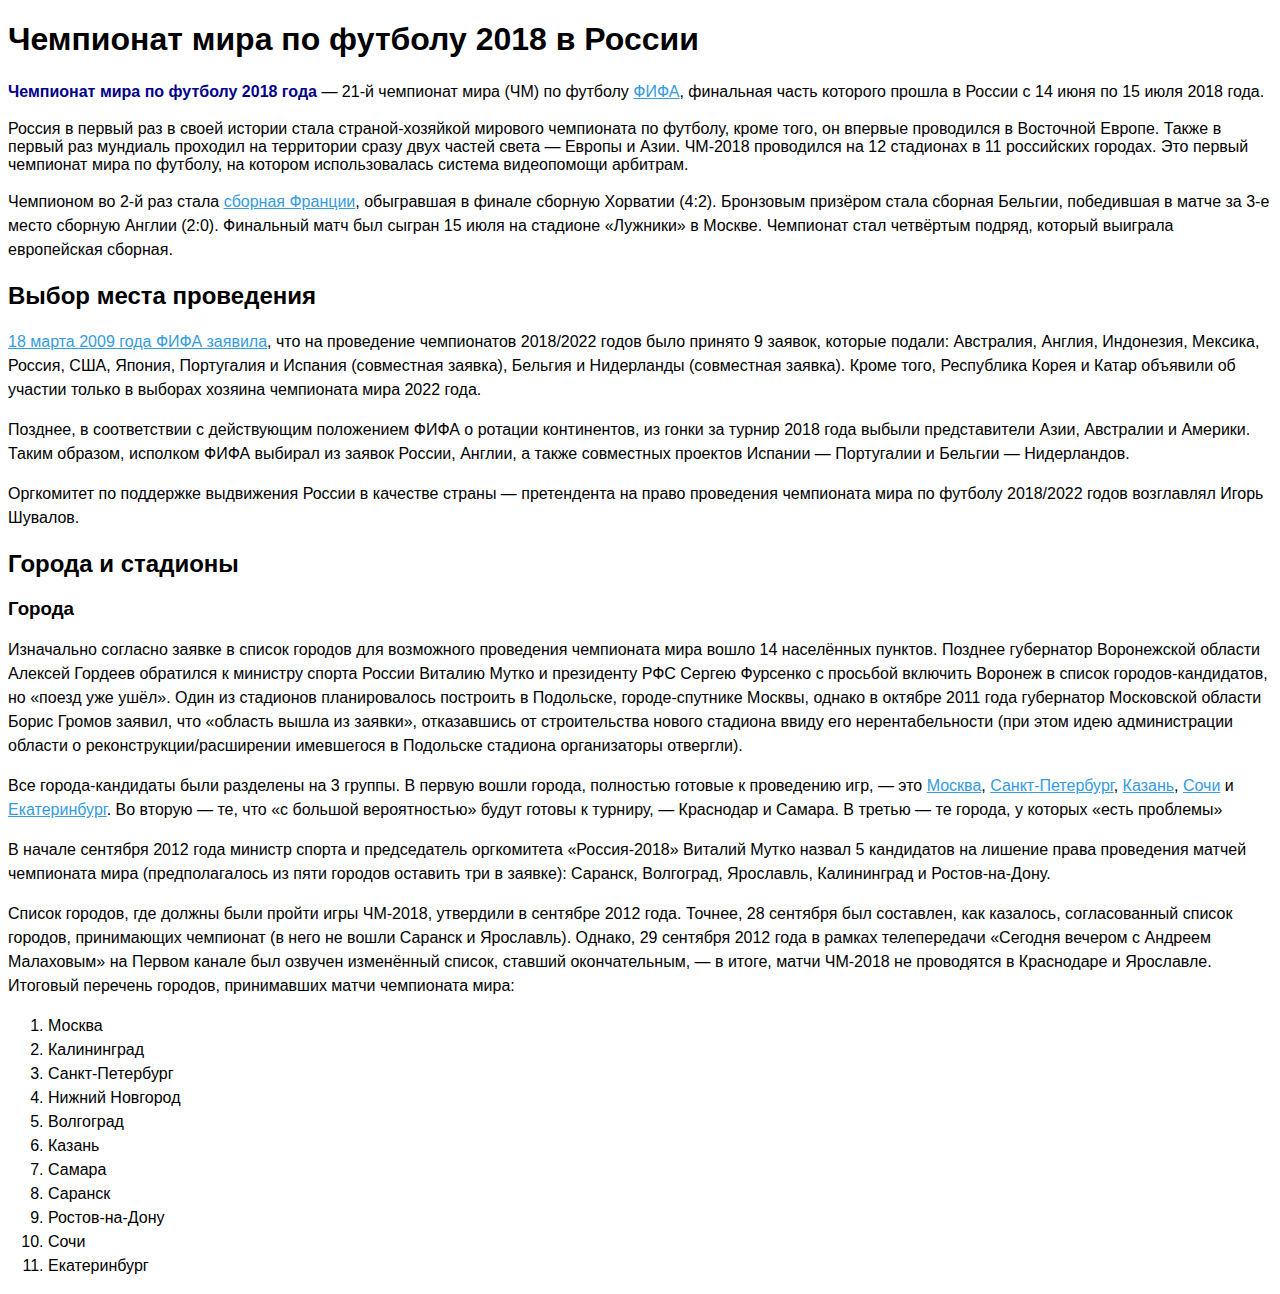
<file: content-tags/world-cup-article/index.html>
<!DOCTYPE html>
<html lang="ru">
<head>
  <meta charset="UTF-8">
  <meta name="viewport" content="width=device-width, initial-scale=1.0">
  <meta http-equiv="X-UA-Compatible" content="ie=edge">
  <link rel="stylesheet" href="./css/styles.css">
  <title>Чемпионат мира по футболу 2018 в России</title>
</head>
<body>
<h1>
    Чемпионат мира по футболу 2018 в России</h1>

<p><span>Чемпионат мира по футболу 2018 года</span> — 21-й чемпионат мира (ЧМ) по футболу <a href="#">ФИФА</a>, финальная часть которого прошла в России
с 14 июня по 15 июля 2018 года.</p> Россия в первый раз в своей истории стала страной-хозяйкой мирового чемпионата по
футболу, кроме того, он впервые проводился в Восточной Европе. Также в первый раз мундиаль проходил на территории сразу
двух частей света — Европы и Азии. ЧМ-2018 проводился на 12 стадионах в 11 российских городах. Это первый чемпионат мира
по футболу, на котором использовалась система видеопомощи арбитрам.

<p>Чемпионом во 2-й раз стала <a href="#">сборная Франции</a>, обыгравшая в финале сборную Хорватии (4:2). Бронзовым призёром стала сборная
Бельгии, победившая в матче за 3-е место сборную Англии (2:0). Финальный матч был сыгран 15 июля на стадионе «Лужники» в
Москве. Чемпионат стал четвёртым подряд, который выиграла европейская сборная.</p>

<h2>Выбор места проведения</h2>

<p><a href="#">18 марта 2009 года ФИФА заявила</a>, что на проведение чемпионатов 2018/2022 годов было принято 9 заявок, которые подали:
Австралия, Англия, Индонезия, Мексика, Россия, США, Япония, Португалия и Испания (совместная заявка), Бельгия и
Нидерланды (совместная заявка). Кроме того, Республика Корея и Катар объявили об участии только в выборах хозяина
чемпионата мира 2022 года.</p>

<p>Позднее, в соответствии с действующим положением ФИФА о ротации континентов, из гонки за турнир 2018 года выбыли
представители Азии, Австралии и Америки. Таким образом, исполком ФИФА выбирал из заявок России, Англии, а также
совместных проектов Испании — Португалии и Бельгии — Нидерландов.</p>

<p>Оргкомитет по поддержке выдвижения России в качестве страны — претендента на право проведения чемпионата мира по футболу
2018/2022 годов возглавлял Игорь Шувалов.</p>

<h2>Города и стадионы</h2>
<h3>Города</h3>

<p>Изначально согласно заявке в список городов для возможного проведения чемпионата мира вошло 14 населённых пунктов.
Позднее губернатор Воронежской области Алексей Гордеев обратился к министру спорта России Виталию Мутко и президенту РФС
Сергею Фурсенко с просьбой включить Воронеж в список городов-кандидатов, но «поезд уже ушёл». Один из стадионов
планировалось построить в Подольске, городе-спутнике Москвы, однако в октябре 2011 года губернатор Московской области
Борис Громов заявил, что «область вышла из заявки», отказавшись от строительства нового стадиона ввиду его
нерентабельности (при этом идею администрации области о реконструкции/расширении имевшегося в Подольске стадиона
организаторы отвергли).</p>

<p>Все города-кандидаты были разделены на 3 группы. В первую вошли города, полностью готовые к проведению игр, — это
  <a href="#">Москва</a>, <a href="#">Санкт-Петербург</a>, <a href="#">Казань</a>, <a href="#">Сочи</a> и <a href="#">Екатеринбург</a>. Во вторую — те, что «с большой вероятностью» будут готовы к
турниру, — Краснодар и Самара. В третью — те города, у которых «есть проблемы»
</p>
<p>В начале сентября 2012 года министр спорта и председатель оргкомитета «Россия-2018» Виталий Мутко назвал 5 кандидатов на
лишение права проведения матчей чемпионата мира (предполагалось из пяти городов оставить три в заявке): Саранск,
Волгоград, Ярославль, Калининград и Ростов-на-Дону.</p>

<p>Список городов, где должны были пройти игры ЧМ-2018, утвердили в сентябре 2012 года. Точнее, 28 сентября был составлен,
как казалось, согласованный список городов, принимающих чемпионат (в него не вошли Саранск и Ярославль). Однако, 29
сентября 2012 года в рамках телепередачи «Сегодня вечером с Андреем Малаховым» на Первом канале был озвучен изменённый
список, ставший окончательным, — в итоге, матчи ЧМ-2018 не проводятся в Краснодаре и Ярославле. Итоговый перечень
городов, принимавших матчи чемпионата мира:</p>
<ol>
  <li>Москва</li>
  <li>Калининград</li>
  <li>Санкт-Петербург</li>
  <li>Нижний Новгород</li>
  <li>Волгоград</li>
  <li>Казань</li>
  <li>Самара</li>
  <li>Саранск</li>
  <li>Ростов-на-Дону</li>
  <li>Сочи</li>
  <li>Екатеринбург</li>
</ol>
</body>
</html>
</file>
<file: adaptive-layout/product-list/css/list-common.css>
body {
  margin: 0;
  font-family: 'Roboto Condensed', sans-serif;
}

.products {
  max-width: 1400px;
  padding-top: 30px;
  padding-bottom: 30px;
  
  margin-left: auto;
  margin-right: auto;
}

.product{
  box-shadow: 0 1px 3px rgba(0, 0, 0, 0.25);
  text-align: center;
}

.product__preview {
  max-width: 100%;
  display: block;
  margin-right: auto;
  margin-left: auto;
}

.product__name {
  margin-top: 1.5em;
  margin-bottom: 0;
  font-size: 1em;
  font-weight: 400;
}

.product__price {
  display: block;
  margin-top: 1em;
  font-weight: 700;
  font-size: 1.8em;
}
</file>
<file: adaptive-layout/product-list/css/list.css>
.products {
  display: flex;
  flex-wrap: wrap;
}

.product {
  box-sizing: border-box;
  width: 20%; 
  padding: 1.5em;
  font-size: 16px;  
}
</file>
<file: adaptive-layout/welcome-block/css/welcome.css>
.header {
  font-size: 16px;
  background-color: #4e4646;
  background-image: url("../img/netology_1900.jpg");    
}

.logo {
  width: 18em;
  margin-bottom: 2em;
}

.header__slogan {
  font-size: 3em;
}
</file>
<file: adaptive-layout/welcome-block/css/welcome-common.css>
body {
  margin: 0;
  font-family: 'Roboto', sans-serif;
  color: #ffffff;  
}

.header {
  padding-top: 50px;
  padding-bottom: 50px;
  box-sizing: border-box;
  min-height: 100vh;
  
  display: flex;
  position: relative;
  text-align: center;
  
  background-position: 50% 50%;
  background-size: cover;
  background-repeat: no-repeat;
}

.header:before {
  content: "";
  width: 100%;
  height: 100%;
  background-color: rgba(78, 70, 70, 0.25);
  
  position: absolute;
  top: 0;
  left: 0;
}

.header__container {
  box-sizing: border-box;
  max-width: 750px;
  width: 92%;
  
  margin: auto;
  position: relative;
}

.header__slogan {
  margin-top: 0;
  margin-bottom: 0;
}
</file>
<file: block-elements-positioning/netology-blog/css/common-styles.css>
body {
	font-family: -apple-system, BlinkMacSystemFont, Segoe UI, Roboto, Open Sans, Ubuntu, Fira Sans, Helvetica Neue, sans-serif;
	font-size: 16px;
	margin: 0;
}

.news {
	width: 1020px;
	margin-left: auto;
	margin-right: auto;
	padding-top: 50px;
	padding-bottom: 50px;
}

.card-date {
	display: block;
	margin-bottom: 20px;
	font-size: 13px;
}

.card-name {
	margin-top: 0;
	margin-bottom: 0;
	font-size: 18px;
}

.card-header {
	margin-bottom: 20px;
}

p {
	margin-top: 0;
	margin-bottom: 0;
}
</file>
<file: block-elements-positioning/netology-blog/css/styles.css>
.news {
  display: flex;
  flex-direction: row;
  flex-wrap: wrap;
}

.card {
  box-sizing: border-box;
  width: 320px;
  padding: 50px 40px;
  border: 2px solid #dfdee8;
}

.card:nth-child(3n+2) {
  margin-left: 30px;
  margin-right: 30px;
}

.card:nth-child(n+4) {
  margin-top: 30px;
}
</file>
<file: breakpoints/coming-soon/css/page-common.css>
@media screen and (min-width: 768px){

  html{
    font-size: 62.5%;
  }
}

@media screen and (max-width: 767px){

  html{
    font-size: 50%;
  }
}

body{
  margin: 0;
  font-family: Open Sans, sans-serif;
}

p {
  margin-top: 0;
  margin-bottom: 0;
  line-height: 1.7;
}

.welcome:after {
  content: "";
  width: 100%;
  height: 100%;
  background-color: rgba(15, 15, 15, 0.65);

  position: absolute;
  top: 0;
  left: 0;
}

.welcome__label {
  display: block;
  font-weight: 700;
  margin-bottom: 3rem;
}

.container {
  position: absolute;
  left: 0;
  bottom: 0;
  z-index: 2;
}

.welcome__footer {
  margin-top: 3vh;
}

.welcome__link {
  display: inline-block;
  padding-bottom: 2px;
  border-bottom: 1px dashed #ffffff;

  text-decoration: none;
  font-size: 1.4rem;
  color: inherit;
  text-transform: uppercase;
}

@media (max-width: 1023px) {

  .container {
    padding-left: 15px;
    padding-right: 15px;
    font-size: 1.6rem;
  } 

  .welcome__label {
    font-size: 2.2rem;
  }   
}

@media (max-width: 1023px) and (orientation: portrait) {

  .welcome__footer {
    display: flex;
    flex-direction: column;
    align-items: flex-start;
  }

  .welcome__link:not(:first-of-type) {
    margin-top: 15px;
  } 
}

@media (orientation: landscape) {
  
  .welcome__link:not(:last-of-type) {
    margin-right: 20px;
  } 
}

@media (min-width: 1024px) {

  .container {
    padding: 15vh 5vh;
    font-size: 2rem;
  }

  .welcome__label {
    font-size: 5rem;
  }
}
</file>
<file: breakpoints/coming-soon/css/page.css>
.welcome {
  position: relative;
  color: #ffffff;
  min-height: 565px;
  
  background-image: url(../img/man-full.jpg);
  background-repeat: no-repeat;
  background-position: center 50%;
  background-color: #000000;
  background-size: cover;
}

@media (max-width: 1023px) {

  .container {
    padding-top: 15px;
    padding-bottom: 15px;
  }
}

@media (min-width: 1024px) {
  .welcome__info {
    padding-left: 85px;
    max-width: 700px;
  } 
}
</file>
<file: breakpoints/services-retina/css/services-common.css>
body {
  margin: 0;
  background-color: #f0f0f0;
  font-family: Open Sans, sans-serif;
}

.container {
  max-width: 960px;
  margin-left: auto;
  margin-right: auto;
  
  background-color: #ffffff;
  box-shadow: 0 1px 3px 0 rgba(0, 0, 0, 0.12), 0 1px 2px 0 rgba(0, 0, 0, 0.24);
}

.title {
  margin-top: 0;
  margin-bottom: 0;
}

.section__header {
  color: #ffffff;
  background-color: #4557bb;
  text-transform: uppercase;
  padding: 15px 30px 20px;
}

.section__header:after {
  content: "";
  width: 50px;
  height: 3px; 
  
  display: inline-block;
  background-color: #ffffff;
}

.section__description {
  display: block;
  margin-bottom: 5px;
  
  font-size: 1em;  
  font-weight: 700;
  color: #b5bce3;  
}

.post {
  position: relative;
  margin-top: 2%;
}

.post:nth-of-type(1) {
  margin-top: 0;
}

.post__preview {
  max-width: 100%;
  display: block;
}

.post__content {
  width: 100%;
  height: 100%;
  box-sizing: border-box;
  padding: 15px;
  
  background-color: rgba(69, 87, 187, 0.7);
  text-align: center;
  text-transform: uppercase;
  color: #ffffff;
  
  position: absolute;
  top: 0;
  left: 0;
  display: flex;
}

.post__content:before{
  content: "";
  box-sizing: border-box;    
  width: calc(100% - 10px);
  height: calc(100% - 10px);
  border: 2px solid #ffffff;
  
  position: absolute;
  top: 5px;
  left: 5px;  
}

.section__title {
  font-size: 2em;
}

.post__name {
  font-size: 1.5em;
  margin: auto;
}

@media (min-width: 481px) {

  .section__header {
    font-size: 12px;
  }

  .section__body {
    display: flex;
    flex-wrap: wrap;    
    padding: 50px 30px;
  }
    
  .post {
    font-size: 14px;
    width: 49%;
  }

  .post:nth-of-type(odd) {
    margin-right: 1%;
  }

  .post:nth-of-type(even) {
    margin-left: 1%;
  }

  .post:nth-of-type(2) {
    margin-top: 0;
  }
}


@media (max-width: 480px) {

  .section__header {
    font-size: 10px;
    text-align: center;
  }  
  
  .section__body {
    padding: 20px 15px;
  }
  
  .post {
    font-size: 12px;
  } 
}
</file>
<file: breakpoints/travel-agency/css/page-common.css>
body {
  margin: 0;
  background-color: #000000;
  font-family: Open Sans, sans-serif;
}

.card {
  position: relative;
  color: #ffffff;
  min-height: 50px;
}

.card:after {
  content: "";
  width: 100%;
  height: 100%;
  background-color: rgba(29, 29, 29, 0.45);
  
  position: absolute;
  top: 0;
  left: 0;
  z-index: 1;
}

.card__img {
  max-width: 100%;
  display: block;
}

.card__body {
  box-sizing: border-box;
  width: 100%;
  padding: 1em;
  
  position: absolute;
  left: 0;
  bottom: 0;
  z-index: 2;
}

.card__name {
  margin-top: 0;
  margin-bottom: 0;
  font-size: 1.25em;
  text-shadow: 0 0 2px #000000;
}
</file>
<file: breakpoints/travel-agency/css/page.css>
.container {
  max-width: 1920px;
  margin-left: auto;
  margin-right: auto;
  
  display: flex;
  flex-wrap: wrap;
}

.card {
  font-size: 20px;
}

@media (min-width: 1300px) {
  
  .card {
    width: 20%;
    font-size: 16px;
  }
}

@media (min-width: 960px) and (max-width: 1299px) {
  
  .card {
    width: 25%;
    font-size: 17px;
  }
}

@media (min-width: 480px) and (max-width: 959px) {
  
  .card {
    width: 50%;
    font-size: 19px;
  }
}

@media (max-width: 479px) {
  
  .card {
    width: 100%;
  }
}
</file>
<file: content-structure-tags/latest-news/css/styles.css>
.card {
	box-sizing: border-box;
	width: 320px;
	padding: 50px 40px;
}

body {
	font-family: -apple-system, BlinkMacSystemFont, Segoe UI, Roboto, Open Sans, Ubuntu, Fira Sans, Helvetica Neue, sans-serif;
	font-size: 16px;
	margin: 0;
}

.news {
	display: flex;
	flex-wrap: wrap;
	  width: 960px;
	  margin-left: auto;
	  margin-right: auto;
	  padding-top: 50px;
	  padding-bottom: 50px;
  }
.card:nth-child(odd) {
	background-color: #f3f4fd;
}

.card:nth-child(even) {
	border: 2px solid #f3f4fd;
}
.card-date {
	display: block;
	margin-bottom: 20px;
	font-size: 13px;
}

.card-name {
	margin-top: 0;
	margin-bottom: 0;
	font-size: 18px;
}
</file>
<file: content-structure-tags/markup/css/styles.css>
body {
	font-family: -apple-system, BlinkMacSystemFont, Segoe UI, Roboto, Open Sans, Ubuntu, Fira Sans, Helvetica Neue, sans-serif;
	font-size: 16px;
	margin: 0;
	background-color: #eaeaea;
}

h1, h2, h3 {
	margin-top: 0;
	margin-bottom: 0;
}

p {
	margin-top: 0;
	margin-bottom: 25px;
}

p:last-child {
	margin-bottom: 0;
}

.page {
	box-sizing: border-box;
	width: 960px;
  padding: 20px 10px;

  margin-left: auto;
  margin-right: auto;	
}

.content {
	box-sizing: border-box;
  padding: 30px 25px;	
	
	box-shadow: 0 1px 2px rgba(0, 0, 0, 0.1);
  background-color: #ffffff;
}

.content-title {
	font-size: 28px;
	margin-bottom: 30px;
}

.last-news {
  padding: 30px 20px;	
  box-shadow: 0 1px 2px rgba(0, 0, 0, 0.1);
  background-color: #ffffff;
  margin-top: 30px;
	
	display: flex;
	flex-wrap: wrap;
}

.last-news-section {
	width: 400px
}

.last-news-section:nth-child(n+2) {
	margin-left: 50px;
}

.last-news-title {
	font-size: 17px;
}

.last-posts {
	margin-top: 15px;
}

.last-post:nth-child(n+2) {
	margin-top: 20px;
}

.last-post-date {
	display: block;
  font-size: 12px;
  color: #7f8992;
	margin-bottom: 5px;
}

.last-post-title {
	font-size: 16px;
}

.last-post-link {
	color: #000000;
	text-decoration: none;
}

.last-post-content{
	font-size: 14px;
	margin-top: 15px;
}
</file>
<file: content-structure-tags/web-studio/css/styles.css>
body {
	font-family: -apple-system, BlinkMacSystemFont, Segoe UI, Roboto, Open Sans, Ubuntu, Fira Sans, Helvetica Neue, sans-serif;
	font-size: 15px;
	margin: 0;
	display: flex;
	flex-direction: row;
	justify-content: center;
}

p, h3 {
	margin-top: 0;
	margin-bottom: 0;
}

p {
	line-height: 1.675;
}

.services {
	width: 1260px;
	padding-top: 50px;
	padding-bottom: 50px;

	display: flex;
	flex-wrap: wrap;
	margin-top: 40px;
}

.card {
	background-image: url("https://netology-code.github.io/html-2-homeworks/content-structure-tags/web-studio/img/creative-idea.svg");
	background-repeat: no-repeat;
	background-size: 96px;
	background-position: center 30px;

	border-left: 1px solid transparent;
	border-right: 1px solid transparent;
	border-bottom: 1px solid rgba(179, 184, 236, 0.5);
	padding: 160px 30px 30px 30px;
	width: 420px;
	text-align: center;
	box-sizing: border-box;
}

.card:nth-child(2) { 
	background-image: url("https://netology-code.github.io/html-2-homeworks/content-structure-tags/web-studio/img/coding2.svg");
}

.card:nth-child(3) { 
	background-image: url("https://netology-code.github.io/html-2-homeworks/content-structure-tags/web-studio/img/coding.svg");
}

.card:nth-child(-n+3){
	border-top: 1px solid rgba(179, 184, 236, 0.5);	
}

.card:nth-child(3n+1),
.card:nth-child(3n+3){
	border-left-color: rgba(179, 184, 236, 0.5);
	border-right-color: rgba(179, 184, 236, 0.5);
}

.card:nth-child(even) {
	background-color: rgba(179, 184, 236, 0.2);
}

.card-name {
	font-size: 22px;
}

.card-content {
	margin-top: 30px;
}
</file>
<file: content-tags/world-cup-article/css/styles.css>
body {
  font-family: arial, sans-serif;
  font-size: 16px;
}

p, ol {
  line-height: 1.5;
}

span {
  font-weight: 700;
  color: #00008B;
}

a {
  color: #349bdf;
}
</file>
